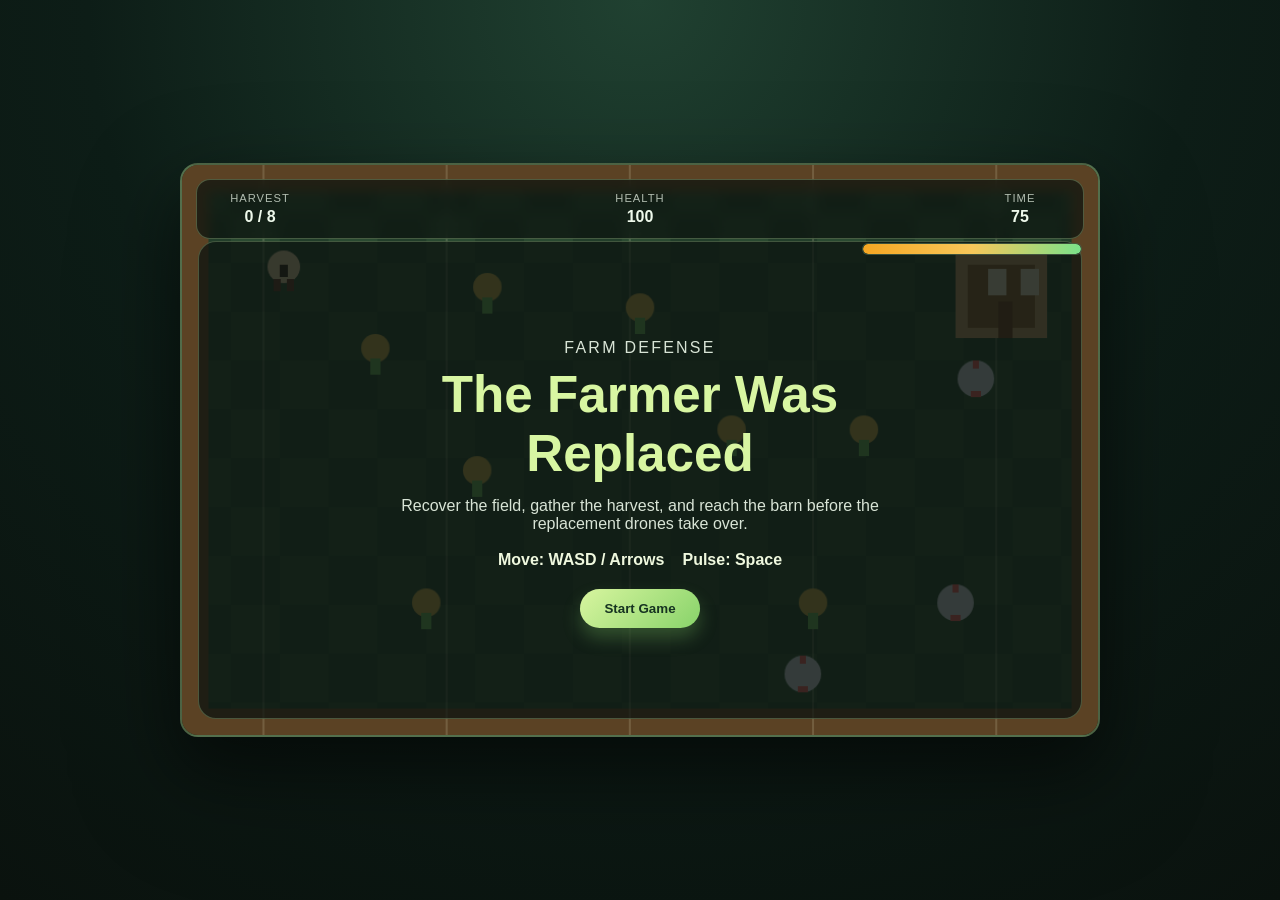
<file: index.html>
<!DOCTYPE html>
<html lang="en">
  <head>
    <meta charset="UTF-8" />
    <meta name="viewport" content="width=device-width, initial-scale=1.0" />
    <title>The Farmer Was Replaced</title>
    <meta name="description" content="A farm-defense browser game where you recover crops and outpace replacement drones." />
    <link rel="stylesheet" href="style.css" />
  </head>
  <body>
    <div class="game-shell">
      <div class="hud">
        <div class="stat-panel"><span class="label">Harvest</span><strong id="score">0 / 8</strong></div>
        <div class="stat-panel"><span class="label">Health</span><strong id="health">100</strong></div>
        <div class="stat-panel"><span class="label">Time</span><strong id="timer">75</strong></div>
      </div>
      <div class="health-wrap"><div class="health-bar"><div id="healthFill" class="health-fill"></div></div></div>
      <canvas id="gameCanvas" width="900" height="560" aria-label="The Farmer Was Replaced game"></canvas>
      <div id="message" class="message visible">
        <div class="panel-content">
          <p class="eyebrow">Farm defense</p>
          <h1>The Farmer Was Replaced</h1>
          <p>Recover the field, gather the harvest, and reach the barn before the replacement drones take over.</p>
          <div class="controls-grid"><span>Move: WASD / Arrows</span><span>Pulse: Space</span></div>
          <button id="startButton">Start Game</button>
        </div>
      </div>
    </div>
    <script src="game.js"></script>
  </body>
</html>
</file>
<file: style.css>
:root {
  --bg1: #0d1d17; --bg2: #1d392b; --panel: rgba(12,18,15,.72); --panel-border: rgba(190,232,167,.3);
  --text:#eef9eb; --accent:#d8f6a2; --accent-strong:#88d36a; --danger:#ff6b6b; --gold:#ffd166;
}
*{box-sizing:border-box} html,body{margin:0;min-height:100%} body{min-height:100vh;display:grid;place-items:center;font-family:"Segoe UI",Tahoma,Geneva,Verdana,sans-serif;background:radial-gradient(circle at top,#204131,var(--bg1) 50%,#0a120e 100%);color:var(--text)}
.game-shell{position:relative;width:min(92vw,920px);filter:drop-shadow(0 30px 50px rgba(0,0,0,.28))}.hud{position:absolute;top:16px;left:16px;right:16px;display:flex;justify-content:space-between;gap:12px;background:var(--panel);border:1px solid var(--panel-border);border-radius:14px;padding:12px 18px;z-index:2;backdrop-filter:blur(6px)}
.stat-panel{display:flex;flex-direction:column;gap:4px;min-width:90px;text-align:center}.label{color:rgba(238,249,235,.72);font-size:.7rem;text-transform:uppercase;letter-spacing:.09em}.health-wrap{position:absolute;left:18px;right:18px;top:80px;z-index:2}.health-bar{width:100%;max-width:220px;margin-left:auto;margin-right:0;height:12px;background:rgba(16,32,24,.75);border:1px solid rgba(190,232,167,.25);border-radius:999px;overflow:hidden}.health-fill{height:100%;width:100%;background:linear-gradient(90deg,#f5a623,#f7c75a,#7ae18a);border-radius:inherit;transition:width .14s ease}
#gameCanvas{display:block;width:100%;height:auto;border-radius:18px;border:2px solid rgba(183,213,150,.32);box-shadow:0 30px 60px rgba(0,0,0,.35);background:linear-gradient(#243f2a,#182b1c)}.message{position:absolute;inset:78px 18px 18px;display:none;place-items:center;text-align:center;background:rgba(12,20,16,.76);border:1px solid rgba(190,232,167,.28);border-radius:18px;padding:24px}.message.visible{display:grid}.panel-content{max-width:560px}.eyebrow{margin:0 0 8px;text-transform:uppercase;letter-spacing:.14em;font-size:.72rem;color:var(--accent)}.message h1{margin:0 0 14px;font-size:clamp(2rem,4vw,3.2rem);color:var(--accent)}.message p{margin:8px 0;color:rgba(238,249,235,.9);font-size:1rem}.controls-grid{display:flex;justify-content:center;gap:18px;flex-wrap:wrap;margin-top:18px;color:#eff8de;font-weight:600}button{margin-top:20px;border:none;border-radius:999px;padding:12px 24px;background:linear-gradient(135deg,#d8f59f,#88d36a);color:#163321;font-weight:800;cursor:pointer;transition:transform .14s ease,filter .14s ease;box-shadow:0 10px 18px rgba(136,211,106,.28)}button:hover{transform:translateY(-1px);filter:brightness(1.04)}button:active{transform:translateY(0)}
@media(max-width:600px){.hud{padding:9px 10px}.stat-panel{min-width:65px}.message{inset:72px 10px 10px;padding:14px}.message p{font-size:.9rem}}
</file>
